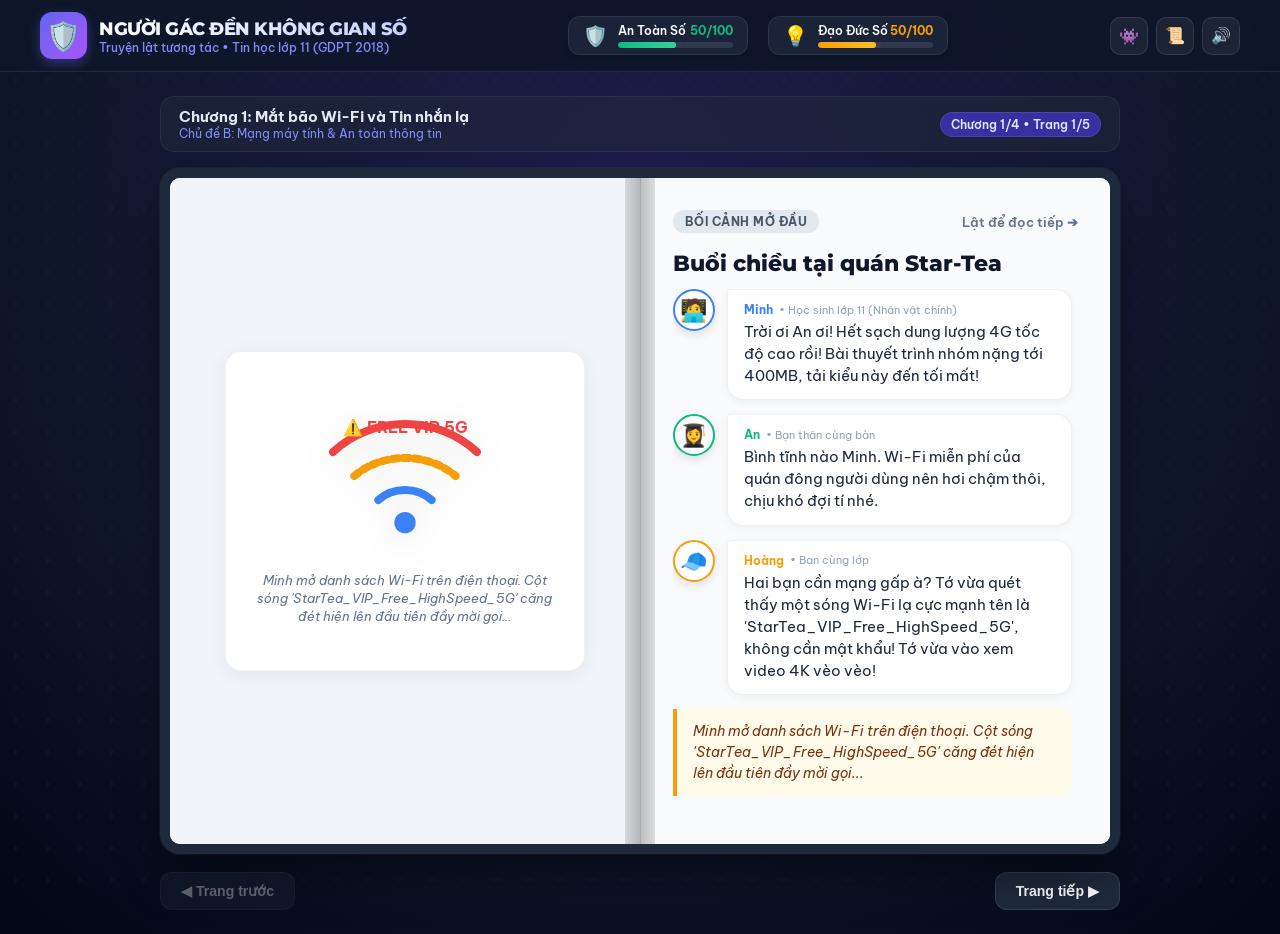
<file: 05_Web_Truyen_Tuong_Tac/index.html>
<!DOCTYPE html>
<html lang="vi">
<head>
    <meta charset="UTF-8">
    <meta name="viewport" content="width=device-width, initial-scale=1.0">
    <title>Người Gác Đền Không Gian Số - Truyện Tương Tác Lớp 11</title>
    <meta name="description" content="Trang web truyện lật tương tác phân nhánh giáo dục An toàn thông tin và Đạo đức số cho học sinh lớp 11 - Chương trình GDPT 2018.">
    <link rel="stylesheet" href="css/style.css">
    <!-- Favicon SVG -->
    <link rel="icon" href="data:image/svg+xml,<svg xmlns='http://www.w3.org/2000/svg' viewBox='0 0 100 100'><text y='.9em' font-size='90'>🛡️</text></svg>">
</head>
<body>

    <!-- ========================================================
         HEADER & THANH CHỈ SỐ KÉP THỜI GIAN THỰC
         ======================================================== -->
    <header class="app-header">
        <div class="header-container">
            <div class="brand">
                <span class="brand-icon">🛡️</span>
                <div class="brand-text">
                    <h1>NGƯỜI GÁC ĐỀN KHÔNG GIAN SỐ</h1>
                    <p>Truyện lật tương tác • Tin học lớp 11 (GDPT 2018)</p>
                </div>
            </div>

            <!-- Bảng theo dõi 2 chỉ số an toàn & đạo đức -->
            <div class="metrics-dashboard">
                <!-- Chỉ số An toàn thông tin (CSS) -->
                <div class="metric-card" title="Chỉ số phản ánh kỹ năng bảo mật, mật khẩu, 2FA và phòng vệ mạng">
                    <span class="metric-icon">🛡️</span>
                    <div class="metric-info">
                        <div class="metric-label-row">
                            <span>An Toàn Số</span>
                            <span class="metric-value safe-color" id="cssValue">50/100</span>
                        </div>
                        <div class="progress-track">
                            <div class="progress-fill safe-fill" id="cssProgress" style="width: 50%;"></div>
                        </div>
                    </div>
                </div>

                <!-- Chỉ số Đạo đức số & Khám phá (DES) -->
                <div class="metric-card" title="Chỉ số phản ánh tính liêm chính, tôn trọng bản quyền và ứng xử nhân văn">
                    <span class="metric-icon">💡</span>
                    <div class="metric-info">
                        <div class="metric-label-row">
                            <span>Đạo Đức Số</span>
                            <span class="metric-value explore-color" id="desValue">50/100</span>
                        </div>
                        <div class="progress-track">
                            <div class="progress-fill explore-fill" id="desProgress" style="width: 50%;"></div>
                        </div>
                    </div>
                </div>
            </div>

            <!-- Các nút tiện ích Header -->
            <div class="header-actions">
                <a href="pixel_art.html" class="btn-icon" title="Chuyển sang Chế độ Pixel Art 16-Bit" style="text-decoration: none;">👾</a>
                <button class="btn-icon" id="btnLog" title="Xem nhật ký các quyết định của bạn">📜</button>
                <button class="btn-icon" id="btnSound" title="Bật/Tắt âm thanh hiệu ứng">🔊</button>
            </div>
        </div>
    </header>

    <!-- ========================================================
         KHUNG CHÍNH CUỐN SÁCH LẬT TƯƠNG TÁC
         ======================================================== -->
    <main class="book-viewport">
        <!-- Thanh điều hướng thông tin Chương & Trang -->
        <div class="chapter-nav-bar">
            <div class="current-chapter-info">
                <h2 id="chapterTitle">Chương 1: Mắt bão Wi-Fi và Tin nhắn lạ</h2>
                <p id="chapterTopic">Chủ đề B: Mạng máy tính & An toàn thông tin</p>
            </div>
            <div class="page-counter-badge" id="pageCounterBadge">
                Chương 1/4 • Trang 1/5
            </div>
        </div>

        <!-- Sân khấu lật sách 3D -->
        <div class="book-stage">
            <div class="book-wrapper" id="bookWrapper">
                <!-- Bóng gáy sách ở giữa -->
                <div class="book-spine-shadow"></div>

                <div class="page-spread">
                    <!-- TRANG TRÁI: HÌNH ẢNH MINH HỌA NGHỆ THUẬT -->
                    <div class="page-side page-left">
                        <div class="illustration-container">
                            <div class="illustration-svg-wrap" id="illustrationSlot">
                                <!-- SVG được render động từ book.js -->
                            </div>
                            <div class="illustration-caption" id="illustrationCaption">
                                Minh họa tình huống học đường
                            </div>
                        </div>
                    </div>

                    <!-- TRANG PHẢI: DIỄN BIẾN TRUYỆN, ĐIỂM RẼ & PHẢN TƯ -->
                    <div class="page-side page-right">
                        <div class="page-header-row">
                            <span class="page-badge" id="pageBadgeText">Bối cảnh mở đầu</span>
                            <span class="page-number-label">Lật để đọc tiếp ➔</span>
                        </div>

                        <h3 class="page-title" id="pageTitle">Buổi chiều tại quán Star-Tea</h3>

                        <!-- Khu vực cuộn hiển thị thoại nhân vật -->
                        <div class="story-scroll-area">
                            <div class="dialogue-stream" id="dialogueStream">
                                <!-- Lời thoại nhân vật render động -->
                            </div>

                            <!-- Lời dẫn tự sự -->
                            <div class="narration-box" id="narrationBox" style="display: none;">
                                <span id="narrationText"></span>
                            </div>

                            <!-- Khu vực Điểm rẽ tương tác (Hiển thị ở Trang 3) -->
                            <div id="decisionArea" style="display: none;">
                                <!-- Thẻ lựa chọn An toàn vs Khám phá -->
                            </div>

                            <!-- Khu vực Phản tư sư phạm (Hiển thị ở Trang 5 của Chương 1-3) -->
                            <div id="reflectionArea" style="display: none;">
                                <!-- Lời khuyên của CyberFox & Câu hỏi debriefing -->
                            </div>

                            <!-- Khu vực Màn hình Kết thúc (Hiển thị ở Trang 5 của Chương 4) -->
                            <div id="endingArea" style="display: none;">
                                <!-- Mở khóa 1 trong 4 Kết thúc đa chiều -->
                            </div>
                        </div>
                    </div>
                </div>
            </div>
        </div>

        <!-- Thanh điều khiển trang bên dưới cuốn sách -->
        <div class="bottom-controls-bar">
            <button class="btn-nav" id="btnPrev" title="Quay lại trang trước (Phím mũi tên Trái)">
                ◀ Trang trước
            </button>

            <!-- Nút Tua lại: Thử lựa chọn khác khi đang ở Trang hệ quả -->
            <button class="btn-nav btn-replay" id="btnReplay" style="display: none;" title="Thử nghiệm lựa chọn nhánh khác">
                🔄 Thử lựa chọn khác (Replay)
            </button>

            <button class="btn-nav" id="btnNext" title="Lật sang trang tiếp (Phím mũi tên Phải)">
                Trang tiếp ▶
            </button>
        </div>
    </main>

    <!-- ========================================================
         MODAL NHẬT KÝ QUYẾT ĐỊNH (DECISION LOG)
         ======================================================== -->
    <div class="modal-overlay" id="modalLog">
        <div class="modal-box">
            <div class="modal-header">
                <h3>📜 Nhật Ký Quyết Định Của Bạn</h3>
                <button class="btn-icon" id="btnCloseModal">✕</button>
            </div>
            <div class="modal-body" id="modalLogContent">
                <!-- Danh sách các mốc lựa chọn đã chọn -->
            </div>
        </div>
    </div>

    <!-- Nạp dữ liệu kịch bản và Engine tương tác -->
    <script src="js/story_data.js"></script>
    <script src="js/book.js"></script>
</body>
</html>
</file>
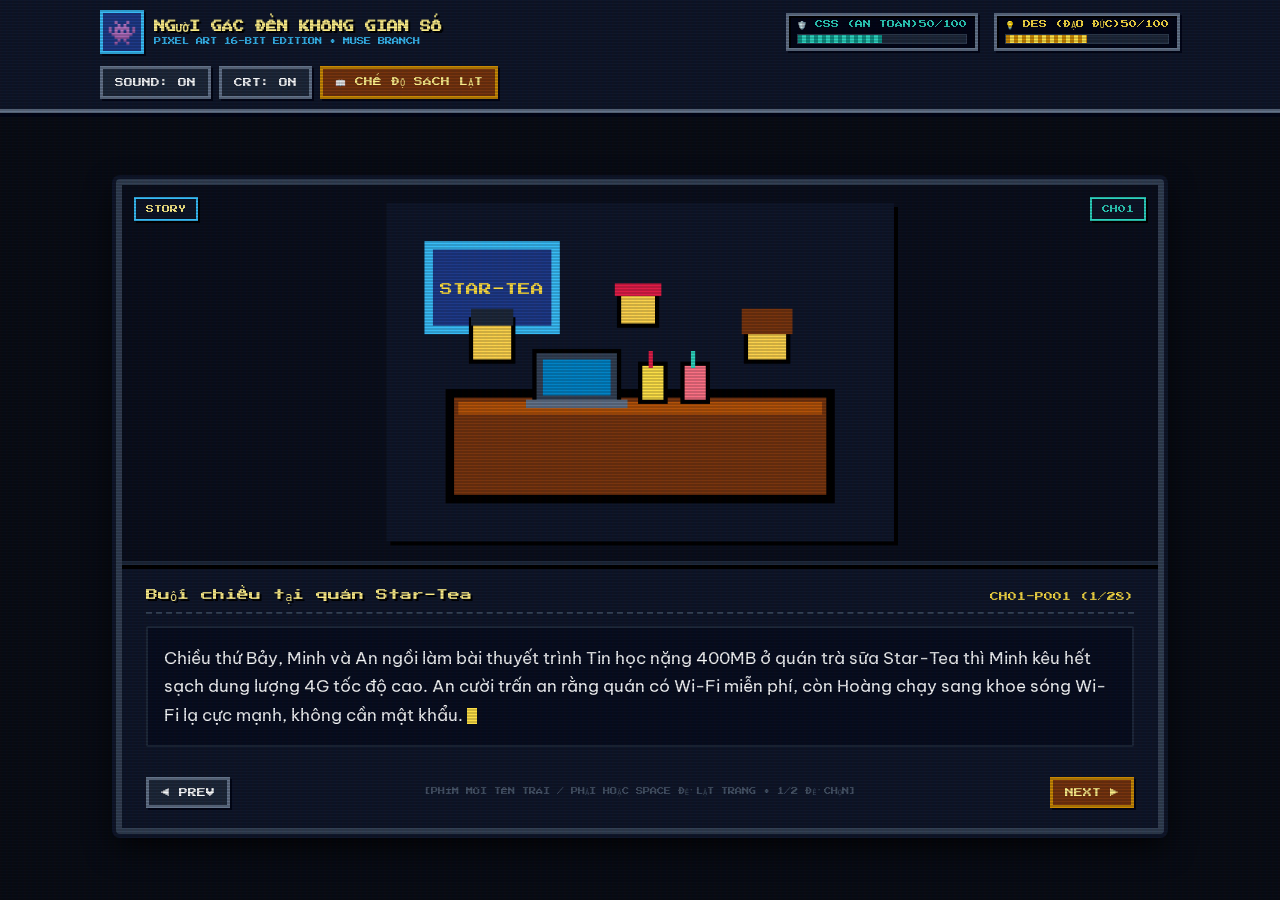
<file: 05_Web_Truyen_Tuong_Tac/pixel_art.html>
<!DOCTYPE html>
<html lang="vi">
<head>
    <meta charset="UTF-8">
    <meta name="viewport" content="width=device-width, initial-scale=1.0">
    <title>Người Gác Đền Không Gian Số - Pixel Art 16-Bit Storybook</title>
    <meta name="description" content="Trình chiếu truyện tương tác phiên bản Pixel Art 16-bit chuẩn Storybook Muse - Nhánh muse/storybook-07-pixel-art.">
    <link rel="stylesheet" href="css/pixel_art.css">
    <!-- Favicon Pixel -->
    <link rel="icon" href="data:image/svg+xml,<svg xmlns='http://www.w3.org/2000/svg' viewBox='0 0 100 100'><text y='.9em' font-size='90'>🎮</text></svg>">
</head>
<body class="scanlines">

    <!-- ========================================================
         HUD BAR (GAME STATUS BAR PHONG CÁCH RPG 16-BIT)
         ======================================================== -->
    <header class="pixel-hud">
        <div class="hud-container">
            <div class="hud-title-wrap">
                <span class="hud-logo-icon">👾</span>
                <div>
                    <h1 class="hud-title">NGƯỜI GÁC ĐỀN KHÔNG GIAN SỐ</h1>
                    <p class="hud-subtitle">PIXEL ART 16-BIT EDITION • MUSE BRANCH</p>
                </div>
            </div>

            <!-- Đồng hồ đo chỉ số An toàn & Đạo đức -->
            <div class="hud-meters">
                <!-- Thanh CSS (Cyber Safety) -->
                <div class="hud-meter-box" title="Chỉ số An toàn thông tin">
                    <div class="meter-label">
                        <span class="label-css">🛡️ CSS (AN TOÀN)</span>
                        <span id="cssValue" class="label-css">50/100</span>
                    </div>
                    <div class="pixel-bar-track">
                        <div class="pixel-bar-fill fill-css" id="cssFill" style="width: 50%;"></div>
                    </div>
                </div>

                <!-- Thanh DES (Digital Ethics) -->
                <div class="hud-meter-box" title="Chỉ số Đạo đức số & Khám phá">
                    <div class="meter-label">
                        <span class="label-des">💡 DES (ĐẠO ĐỨC)</span>
                        <span id="desValue" class="label-des">50/100</span>
                    </div>
                    <div class="pixel-bar-track">
                        <div class="pixel-bar-fill fill-des" id="desFill" style="width: 50%;"></div>
                    </div>
                </div>
            </div>

            <!-- Các nút điều khiển Retro -->
            <div class="hud-controls">
                <button class="pixel-btn" id="btnSound">SOUND: ON</button>
                <button class="pixel-btn" id="btnScanlines">CRT: ON</button>
                <button class="pixel-btn pixel-btn-gold" id="btnSwitchStyle" title="Chuyển sang chế độ sách lật 3D hiện đại">📖 CHẾ ĐỘ SÁCH LẬT</button>
            </div>
        </div>
    </header>

    <!-- ========================================================
         KHUNG TRÌNH CHIẾU ARCADE SCREEN CABINET
         ======================================================== -->
    <main class="game-viewport">
        <div class="arcade-screen-frame">
            <!-- Nửa trên: Tranh Pixel Art 16-bit -->
            <div class="pixel-canvas-stage">
                <div class="scene-tag-badge" id="sceneBadge">STORY</div>
                <div class="scene-location-badge" id="locationBadge">CH01</div>
                
                <div class="pixel-illustration-box" id="pixelCanvasSlot">
                    <!-- Tranh vẽ Pixel Art 16-bit SVG render động -->
                </div>
            </div>

            <!-- Nửa dưới: Hộp thoại Visual Novel RPG -->
            <div class="pixel-dialogue-panel">
                <div class="dialogue-header-row">
                    <span class="dialogue-speaker" id="speakerName">Buổi chiều tại quán Star-Tea</span>
                    <span class="dialogue-page-id" id="pageIdText">CH01-P001 (1/28)</span>
                </div>

                <!-- Đoạn lời dẫn chuẩn 35-65 từ của Storybook -->
                <div class="dialogue-text-body" id="dialogueText">
                    Đang tải cốt truyện Pixel Art...
                </div>

                <!-- Bảng lựa chọn tương tác nhánh (Chỉ hiện ở trang Decision) -->
                <div class="decision-panel" id="decisionPanel" style="display: none;">
                    <!-- Nạp động câu hỏi và 2 lựa chọn SAFE / EXPLORE -->
                </div>

                <!-- Thanh điều hướng dưới cùng của Hộp thoại -->
                <div class="bottom-nav-bar">
                    <button class="pixel-btn" id="btnPrev">◀ PREV</button>
                    <span class="nav-hint-text">[PHÍM MŨI TÊN TRÁI / PHẢI HOẶC SPACE ĐỂ LẬT TRANG • 1/2 ĐỂ CHỌN]</span>
                    <button class="pixel-btn pixel-btn-gold" id="btnNext">NEXT ▶</button>
                </div>
            </div>
        </div>
    </main>

    <!-- Nạp dữ liệu 28 trang Storybook và Engine Pixel Art -->
    <script src="js/pixel_story_data.js"></script>
    <script src="js/pixel_art_engine.js"></script>
</body>
</html>
</file>
<file: 05_Web_Truyen_Tuong_Tac/css/style.css>
/* ========================================================
   GIAO DIỆN WEB TRUYỆN LẬT TƯƠNG TÁC
   NGƯỜI GÁC ĐỀN KHÔNG GIAN SỐ
   Học sinh lớp 11 - Chủ đề B & D môn Tin học GDPT 2018
   ======================================================== */

@import url('https://fonts.googleapis.com/css2?family=Be+Vietnam+Pro:ital,wght@0,300;0,400;0,500;0,600;0,700;0,800;1,400&family=Montserrat:wght@700;800;900&display=swap');

:root {
    --primary: #4f46e5;
    --primary-light: #818cf8;
    --primary-dark: #3730a3;
    --safe: #10b981;
    --safe-glow: rgba(16, 185, 129, 0.35);
    --risk: #f59e0b;
    --risk-danger: #ef4444;
    --risk-glow: rgba(245, 158, 11, 0.35);
    --bg-dark: #0f172a;
    --bg-card: #1e293b;
    --bg-page: #f8fafc;
    --bg-page-alt: #f1f5f9;
    --text-dark: #0f172a;
    --text-muted: #64748b;
    --text-light: #f8fafc;
    --book-shadow: 0 25px 50px -12px rgba(0, 0, 0, 0.5), 0 0 0 1px rgba(255, 255, 255, 0.05);
    --page-shadow: 0 10px 25px rgba(0, 0, 0, 0.08);
    --border-radius: 16px;
    --transition: all 0.35s cubic-bezier(0.4, 0, 0.2, 1);
}

* {
    box-sizing: border-box;
    margin: 0;
    padding: 0;
}

body {
    font-family: 'Be Vietnam Pro', -apple-system, BlinkMacSystemFont, sans-serif;
    background: radial-gradient(circle at 50% 20%, #1e1b4b 0%, #0f172a 60%, #020617 100%);
    color: var(--text-light);
    min-height: 100vh;
    display: flex;
    flex-direction: column;
    overflow-x: hidden;
    position: relative;
}

/* Hiệu ứng hạt bụi số mờ ảo phía nền */
body::before {
    content: '';
    position: fixed;
    top: 0;
    left: 0;
    width: 100%;
    height: 100%;
    background-image: radial-gradient(rgba(99, 102, 241, 0.15) 1px, transparent 1px);
    background-size: 32px 32px;
    pointer-events: none;
    z-index: 0;
}

/* ========================================================
   HEADER & THANH CHỈ SỐ KÉP
   ======================================================== */
header.app-header {
    position: sticky;
    top: 0;
    background: rgba(15, 23, 42, 0.85);
    backdrop-filter: blur(12px);
    border-bottom: 1px solid rgba(255, 255, 255, 0.08);
    z-index: 100;
    padding: 12px 24px;
}

.header-container {
    max-width: 1200px;
    margin: 0 auto;
    display: flex;
    align-items: center;
    justify-content: space-between;
    gap: 16px;
    flex-wrap: wrap;
}

.brand {
    display: flex;
    align-items: center;
    gap: 12px;
}

.brand-icon {
    font-size: 28px;
    background: linear-gradient(135deg, #6366f1, #a855f7);
    padding: 6px;
    border-radius: 12px;
    display: inline-flex;
    box-shadow: 0 4px 12px rgba(99, 102, 241, 0.4);
}

.brand-text h1 {
    font-family: 'Montserrat', sans-serif;
    font-size: 1.15rem;
    font-weight: 800;
    letter-spacing: -0.5px;
    background: linear-gradient(90deg, #ffffff, #c7d2fe);
    -webkit-background-clip: text;
    -webkit-text-fill-color: transparent;
}

.brand-text p {
    font-size: 0.75rem;
    color: var(--primary-light);
    font-weight: 500;
}

/* Khu vực hiển thị 2 thanh điểm số thời gian thực */
.metrics-dashboard {
    display: flex;
    align-items: center;
    gap: 20px;
}

.metric-card {
    background: rgba(30, 41, 59, 0.8);
    border: 1px solid rgba(255, 255, 255, 0.08);
    border-radius: 12px;
    padding: 6px 14px;
    display: flex;
    align-items: center;
    gap: 10px;
    min-width: 180px;
    box-shadow: 0 4px 12px rgba(0, 0, 0, 0.2);
}

.metric-icon {
    font-size: 20px;
}

.metric-info {
    flex: 1;
}

.metric-label-row {
    display: flex;
    justify-content: space-between;
    font-size: 0.75rem;
    font-weight: 600;
    margin-bottom: 4px;
}

.metric-value {
    font-weight: 700;
}

.safe-color { color: var(--safe); }
.explore-color { color: var(--risk); }

.progress-track {
    height: 6px;
    background: rgba(255, 255, 255, 0.1);
    border-radius: 999px;
    overflow: hidden;
    position: relative;
}

.progress-fill {
    height: 100%;
    border-radius: 999px;
    transition: width 0.6s cubic-bezier(0.34, 1.56, 0.64, 1);
}

.safe-fill {
    background: linear-gradient(90deg, #10b981, #34d399);
    box-shadow: 0 0 10px var(--safe-glow);
}

.explore-fill {
    background: linear-gradient(90deg, #f59e0b, #fbbf24);
    box-shadow: 0 0 10px var(--risk-glow);
}

.header-actions {
    display: flex;
    align-items: center;
    gap: 8px;
}

.btn-icon {
    background: rgba(255, 255, 255, 0.06);
    border: 1px solid rgba(255, 255, 255, 0.1);
    color: var(--text-light);
    width: 38px;
    height: 38px;
    border-radius: 10px;
    cursor: pointer;
    display: inline-flex;
    align-items: center;
    justify-content: center;
    font-size: 16px;
    transition: var(--transition);
}

.btn-icon:hover {
    background: rgba(255, 255, 255, 0.15);
    transform: translateY(-1px);
}

/* ========================================================
   MAIN CONTENT & KHUNG SÁCH LẬT 3D
   ======================================================== */
main.book-viewport {
    flex: 1;
    display: flex;
    flex-direction: column;
    align-items: center;
    justify-content: center;
    padding: 24px 16px;
    position: relative;
    z-index: 1;
}

/* Thanh tiến trình đọc toàn tập */
.chapter-nav-bar {
    max-width: 960px;
    width: 100%;
    margin-bottom: 16px;
    display: flex;
    align-items: center;
    justify-content: space-between;
    background: rgba(30, 41, 59, 0.6);
    border: 1px solid rgba(255, 255, 255, 0.06);
    padding: 10px 18px;
    border-radius: 14px;
}

.current-chapter-info h2 {
    font-size: 0.95rem;
    font-weight: 700;
    color: #e2e8f0;
}

.current-chapter-info p {
    font-size: 0.75rem;
    color: var(--primary-light);
}

.page-counter-badge {
    background: var(--primary-dark);
    color: #e0e7ff;
    padding: 4px 10px;
    border-radius: 20px;
    font-size: 0.75rem;
    font-weight: 600;
    border: 1px solid rgba(255, 255, 255, 0.1);
}

/* ========================================================
   CUỐN SÁCH LẬT 3D (FLIPBOOK STAGE)
   ======================================================== */
.book-stage {
    perspective: 2000px;
    max-width: 960px;
    width: 100%;
    min-height: 580px;
    display: flex;
    position: relative;
}

.book-wrapper {
    width: 100%;
    background: var(--bg-page);
    border-radius: 20px;
    box-shadow: var(--book-shadow);
    display: flex;
    overflow: hidden;
    position: relative;
    border: 10px solid #1e293b;
    transition: transform 0.6s cubic-bezier(0.2, 0.8, 0.2, 1);
}

/* Hiệu ứng gáy sách giữa 2 trang */
.book-spine-shadow {
    position: absolute;
    top: 0;
    bottom: 0;
    left: 50%;
    width: 30px;
    transform: translateX(-50%);
    background: linear-gradient(90deg, 
        rgba(0,0,0,0.12) 0%, 
        rgba(0,0,0,0.25) 50%, 
        rgba(0,0,0,0.12) 100%);
    pointer-events: none;
    z-index: 10;
}

/* Chia đôi 2 trang: Trang trái (Hình ảnh minh họa) & Trang phải (Nội dung / Quyết định) */
.page-spread {
    display: flex;
    width: 100%;
    min-height: 560px;
}

.page-side {
    flex: 1;
    padding: 32px;
    display: flex;
    flex-direction: column;
    position: relative;
    color: var(--text-dark);
}

.page-left {
    background: var(--bg-page-alt);
    border-right: 1px solid rgba(0, 0, 0, 0.08);
    justify-content: center;
    align-items: center;
}

.page-right {
    background: var(--bg-page);
    justify-content: space-between;
}

/* Header của từng trang */
.page-header-row {
    display: flex;
    align-items: center;
    justify-content: space-between;
    margin-bottom: 16px;
    width: 100%;
}

.page-badge {
    display: inline-block;
    padding: 4px 12px;
    border-radius: 999px;
    font-size: 0.72rem;
    font-weight: 700;
    text-transform: uppercase;
    letter-spacing: 0.5px;
    background: #e2e8f0;
    color: #475569;
}

.badge-safe {
    background: #d1fae5;
    color: #065f46;
}

.badge-explore {
    background: #fef3c7;
    color: #92400e;
}

.badge-reflection {
    background: #ede9fe;
    color: #5b21b6;
}

.page-number-label {
    font-size: 0.8rem;
    font-weight: 600;
    color: var(--text-muted);
}

.page-title {
    font-family: 'Montserrat', sans-serif;
    font-size: 1.35rem;
    font-weight: 800;
    color: #0f172a;
    line-height: 1.3;
    margin-bottom: 12px;
}

/* Khung hình ảnh minh họa vector sinh động ở trang trái */
.illustration-container {
    width: 100%;
    max-width: 360px;
    height: 320px;
    background: #ffffff;
    border-radius: 16px;
    box-shadow: 0 4px 20px rgba(0, 0, 0, 0.06);
    display: flex;
    flex-direction: column;
    align-items: center;
    justify-content: center;
    padding: 24px;
    text-align: center;
    border: 1px solid rgba(0, 0, 0, 0.05);
    position: relative;
    overflow: hidden;
}

.illustration-svg-wrap {
    width: 160px;
    height: 160px;
    margin-bottom: 16px;
    display: flex;
    align-items: center;
    justify-content: center;
}

.illustration-svg-wrap svg {
    width: 100%;
    height: 100%;
    filter: drop-shadow(0 8px 16px rgba(0, 0, 0, 0.1));
}

.illustration-caption {
    font-size: 0.8rem;
    color: var(--text-muted);
    font-style: italic;
    line-height: 1.4;
}

/* ========================================================
   HỘP THOẠI NHÂN VẬT & NỘI DUNG TỰ SỰ
   ======================================================== */
.story-scroll-area {
    flex: 1;
    overflow-y: auto;
    padding-right: 6px;
    margin-bottom: 16px;
}

.dialogue-stream {
    display: flex;
    flex-direction: column;
    gap: 14px;
}

.dialogue-item {
    display: flex;
    gap: 12px;
    align-items: flex-start;
}

.speaker-avatar {
    width: 42px;
    height: 42px;
    border-radius: 50%;
    background: #ffffff;
    box-shadow: 0 4px 10px rgba(0, 0, 0, 0.1);
    display: flex;
    align-items: center;
    justify-content: center;
    font-size: 22px;
    flex-shrink: 0;
    border: 2px solid transparent;
}

.dialogue-bubble {
    background: #ffffff;
    padding: 12px 16px;
    border-radius: 16px;
    border-top-left-radius: 4px;
    box-shadow: 0 2px 8px rgba(0, 0, 0, 0.05);
    flex: 1;
    position: relative;
    border: 1px solid rgba(0, 0, 0, 0.06);
}

.speaker-name {
    font-size: 0.78rem;
    font-weight: 700;
    margin-bottom: 4px;
    display: flex;
    align-items: center;
    gap: 6px;
}

.dialogue-text {
    font-size: 0.92rem;
    line-height: 1.5;
    color: #1e293b;
}

.narration-box {
    background: #fffbeb;
    border-left: 4px solid #f59e0b;
    padding: 12px 16px;
    border-radius: 0 12px 12px 0;
    font-size: 0.88rem;
    font-style: italic;
    color: #78350f;
    margin-top: 14px;
    line-height: 1.5;
}

/* ========================================================
   KHU VỰC ĐIỂM RẼ TƯƠNG TÁC (DECISION CARDS)
   ======================================================== */
.decision-container {
    display: flex;
    flex-direction: column;
    gap: 16px;
    margin: 12px 0;
}

.decision-prompt-title {
    font-size: 1rem;
    font-weight: 700;
    color: #0f172a;
    line-height: 1.4;
}

.decision-cards-grid {
    display: grid;
    grid-template-columns: 1fr;
    gap: 14px;
}

.decision-card {
    background: #ffffff;
    border: 2px solid #e2e8f0;
    border-radius: 16px;
    padding: 16px;
    cursor: pointer;
    transition: var(--transition);
    position: relative;
    text-align: left;
    display: flex;
    flex-direction: column;
    gap: 8px;
}

.decision-card:hover {
    transform: translateY(-3px);
    box-shadow: 0 10px 25px rgba(0, 0, 0, 0.1);
}

.card-safe {
    border-color: #a7f3d0;
}
.card-safe:hover {
    border-color: var(--safe);
    box-shadow: 0 10px 25px var(--safe-glow);
}

.card-explore {
    border-color: #fde68a;
}
.card-explore:hover {
    border-color: var(--risk);
    box-shadow: 0 10px 25px var(--risk-glow);
}

.card-tag {
    font-size: 0.75rem;
    font-weight: 800;
    text-transform: uppercase;
    letter-spacing: 0.5px;
    display: flex;
    align-items: center;
    gap: 6px;
}

.card-title {
    font-size: 0.95rem;
    font-weight: 700;
    color: #0f172a;
}

.card-desc {
    font-size: 0.82rem;
    color: var(--text-muted);
    line-height: 1.4;
}

.card-footer {
    display: flex;
    justify-content: space-between;
    align-items: center;
    margin-top: 6px;
    padding-top: 8px;
    border-top: 1px dashed #e2e8f0;
}

.score-badge-preview {
    font-size: 0.75rem;
    font-weight: 700;
    padding: 2px 8px;
    border-radius: 6px;
    background: #f1f5f9;
}

.btn-choose {
    background: var(--primary);
    color: #ffffff;
    border: none;
    padding: 6px 14px;
    border-radius: 8px;
    font-size: 0.78rem;
    font-weight: 700;
    cursor: pointer;
    transition: var(--transition);
}

.card-safe .btn-choose {
    background: var(--safe);
}
.card-explore .btn-choose {
    background: var(--risk);
}

/* ========================================================
   GÓC PHẢN TƯ VÀ CỐ VẤN CYBERFOX (REFLECTION STAGE)
   ======================================================== */
.reflection-box {
    background: #f5f3ff;
    border: 2px solid #ddd6fe;
    border-radius: 16px;
    padding: 18px;
    margin: 12px 0;
}

.reflection-title {
    font-size: 0.95rem;
    font-weight: 800;
    color: #5b21b6;
    margin-bottom: 10px;
    display: flex;
    align-items: center;
    gap: 8px;
}

.key-points-list {
    list-style: none;
    display: flex;
    flex-direction: column;
    gap: 8px;
    margin-bottom: 14px;
}

.key-points-list li {
    font-size: 0.85rem;
    line-height: 1.45;
    color: #334155;
    display: flex;
    gap: 8px;
}

.key-points-list li::before {
    content: "✓";
    color: #7c3aed;
    font-weight: 800;
}

.reflection-question-box {
    background: #ffffff;
    border-left: 4px solid #7c3aed;
    padding: 12px 14px;
    border-radius: 0 10px 10px 0;
    font-size: 0.88rem;
    font-weight: 600;
    color: #4c1d95;
    line-height: 1.45;
}

/* ========================================================
   MÀN HÌNH TỔNG KẾT & KẾT THÚC (FINAL ENDINGS)
   ======================================================== */
.ending-card-full {
    background: #ffffff;
    border-radius: 20px;
    padding: 28px;
    text-align: center;
    display: flex;
    flex-direction: column;
    align-items: center;
    gap: 16px;
    box-shadow: 0 10px 30px rgba(0, 0, 0, 0.1);
}

.ending-icon-badge {
    font-size: 64px;
    animation: bounce 1.5s infinite;
}

@keyframes bounce {
    0%, 100% { transform: translateY(0); }
    50% { transform: translateY(-10px); }
}

.ending-badge-tag {
    font-size: 0.85rem;
    font-weight: 800;
    padding: 4px 14px;
    border-radius: 999px;
    color: #ffffff;
    letter-spacing: 0.5px;
}

.ending-title {
    font-family: 'Montserrat', sans-serif;
    font-size: 1.5rem;
    font-weight: 900;
    color: #0f172a;
}

.ending-summary {
    font-size: 0.92rem;
    line-height: 1.6;
    color: #334155;
    max-width: 500px;
}

.ending-advice-box {
    background: #f8fafc;
    border: 1px dashed #cbd5e1;
    border-radius: 12px;
    padding: 12px 18px;
    font-size: 0.85rem;
    color: var(--text-muted);
    font-style: italic;
}

.final-scores-row {
    display: flex;
    gap: 20px;
    margin: 8px 0;
}

.final-score-pill {
    padding: 8px 16px;
    border-radius: 12px;
    font-weight: 700;
    font-size: 0.9rem;
    background: #f1f5f9;
}

/* ========================================================
   THANH ĐIỀU KHIỂN DƯỚI (PAGE CONTROLS BAR)
   ======================================================== */
.bottom-controls-bar {
    max-width: 960px;
    width: 100%;
    margin-top: 18px;
    display: flex;
    align-items: center;
    justify-content: space-between;
    gap: 12px;
}

.btn-nav {
    background: var(--bg-card);
    color: var(--text-light);
    border: 1px solid rgba(255, 255, 255, 0.1);
    padding: 10px 20px;
    border-radius: 12px;
    font-size: 0.88rem;
    font-weight: 700;
    cursor: pointer;
    display: inline-flex;
    align-items: center;
    gap: 8px;
    transition: var(--transition);
}

.btn-nav:hover:not(:disabled) {
    background: var(--primary);
    border-color: var(--primary-light);
    transform: translateY(-2px);
    box-shadow: 0 8px 20px rgba(79, 70, 229, 0.3);
}

.btn-nav:disabled {
    opacity: 0.35;
    cursor: not-allowed;
}

.btn-replay {
    background: rgba(245, 158, 11, 0.15);
    border: 1px solid #f59e0b;
    color: #fbbf24;
}

.btn-replay:hover {
    background: #f59e0b;
    color: #0f172a;
}

/* ========================================================
   MODAL NHẬT KÝ QUYẾT ĐỊNH (DECISION LOG MODAL)
   ======================================================== */
.modal-overlay {
    position: fixed;
    top: 0;
    left: 0;
    width: 100%;
    height: 100%;
    background: rgba(0, 0, 0, 0.7);
    backdrop-filter: blur(6px);
    display: none;
    align-items: center;
    justify-content: center;
    z-index: 1000;
    padding: 16px;
}

.modal-overlay.active {
    display: flex;
}

.modal-box {
    background: var(--bg-card);
    border: 1px solid rgba(255, 255, 255, 0.1);
    border-radius: 20px;
    max-width: 600px;
    width: 100%;
    max-height: 80vh;
    display: flex;
    flex-direction: column;
    overflow: hidden;
    box-shadow: 0 25px 50px rgba(0, 0, 0, 0.5);
}

.modal-header {
    padding: 18px 24px;
    border-bottom: 1px solid rgba(255, 255, 255, 0.08);
    display: flex;
    align-items: center;
    justify-content: space-between;
}

.modal-header h3 {
    font-size: 1.1rem;
    font-weight: 800;
    color: #ffffff;
}

.modal-body {
    padding: 24px;
    overflow-y: auto;
    display: flex;
    flex-direction: column;
    gap: 16px;
}

.log-item {
    background: rgba(15, 23, 42, 0.6);
    border: 1px solid rgba(255, 255, 255, 0.06);
    border-radius: 12px;
    padding: 14px;
}

.log-header {
    display: flex;
    justify-content: space-between;
    font-size: 0.8rem;
    font-weight: 700;
    margin-bottom: 6px;
    color: var(--primary-light);
}

.log-title {
    font-size: 0.92rem;
    font-weight: 600;
    color: #ffffff;
}

.log-scores {
    margin-top: 6px;
    font-size: 0.78rem;
}

/* ========================================================
   ANIMATION LẬT TRANG SÁCH 3D
   ======================================================== */
.book-flipping-next {
    animation: flipNextAnim 0.6s cubic-bezier(0.4, 0, 0.2, 1) forwards;
}

.book-flipping-prev {
    animation: flipPrevAnim 0.6s cubic-bezier(0.4, 0, 0.2, 1) forwards;
}

@keyframes flipNextAnim {
    0% { transform: rotateY(0deg); opacity: 1; }
    50% { transform: rotateY(-15deg) scale(0.98); opacity: 0.8; }
    100% { transform: rotateY(0deg); opacity: 1; }
}

@keyframes flipPrevAnim {
    0% { transform: rotateY(0deg); opacity: 1; }
    50% { transform: rotateY(15deg) scale(0.98); opacity: 0.8; }
    100% { transform: rotateY(0deg); opacity: 1; }
}

/* ========================================================
   RESPONSIVE DESIGN (TABLET & MOBILE)
   ======================================================== */
@media (max-width: 860px) {
    .page-spread {
        flex-direction: column;
    }

    .page-side {
        padding: 20px;
    }

    .page-left {
        min-height: 220px;
        border-right: none;
        border-bottom: 1px solid rgba(0, 0, 0, 0.08);
    }

    .illustration-container {
        height: 180px;
    }

    .illustration-svg-wrap {
        width: 100px;
        height: 100px;
        margin-bottom: 8px;
    }

    .book-spine-shadow {
        display: none;
    }

    .metrics-dashboard {
        width: 100%;
        justify-content: space-between;
    }

    .metric-card {
        min-width: 140px;
        padding: 6px 10px;
    }
}
</file>
<file: 05_Web_Truyen_Tuong_Tac/css/pixel_art.css>
/* ========================================================
   GIAO DIỆN PIXEL ART 16-BIT RETRO VISUAL NOVEL
   NHÁNH: muse/storybook-07-pixel-art
   Truyện: Người Gác Đền Không Gian Số
   Bảng màu 16-32 màu: Navy, Blue, Teal, Coral, Vàng, Cream
   ======================================================== */

@import url('https://fonts.googleapis.com/css2?family=Press+Start+2P&family=Be+Vietnam+Pro:wght@400;600;700;800&family=VT323&display=swap');

:root {
    /* 16-bit Retro Color Palette */
    --pixel-bg-deep: #090d16;
    --pixel-navy: #0f172a;
    --pixel-blue: #1e3a8a;
    --pixel-blue-light: #38bdf8;
    --pixel-teal: #0d9488;
    --pixel-teal-light: #2dd4bf;
    --pixel-coral: #e11d48;
    --pixel-coral-light: #fb7185;
    --pixel-gold: #ca8a04;
    --pixel-gold-light: #fde047;
    --pixel-cream: #fef08a;
    --pixel-white: #f8fafc;
    --pixel-gray: #475569;
    --pixel-border: #64748b;
    --pixel-shadow: #020617;
}

* {
    box-sizing: border-box;
    margin: 0;
    padding: 0;
    image-rendering: pixelated;
}

body {
    background-color: var(--pixel-bg-deep);
    color: var(--pixel-white);
    font-family: 'Be Vietnam Pro', -apple-system, sans-serif;
    min-height: 100vh;
    display: flex;
    flex-direction: column;
    overflow-x: hidden;
    position: relative;
}

/* Hiệu ứng CRT Scanline Retro */
body.scanlines::after {
    content: " ";
    display: block;
    position: fixed;
    top: 0; left: 0; bottom: 0; right: 0;
    background: linear-gradient(rgba(18, 16, 16, 0) 50%, rgba(0, 0, 0, 0.25) 50%), linear-gradient(90deg, rgba(255, 0, 0, 0.03), rgba(0, 255, 0, 0.01), rgba(0, 0, 255, 0.03));
    z-index: 999;
    background-size: 100% 3px, 6px 100%;
    pointer-events: none;
    opacity: 0.7;
}

/* ========================================================
   TOP HUD BAR (GAME STATUS BAR)
   ======================================================== */
.pixel-hud {
    background: var(--pixel-navy);
    border-bottom: 4px solid var(--pixel-border);
    box-shadow: 0 4px 0 var(--pixel-shadow);
    padding: 10px 16px;
    position: sticky;
    top: 0;
    z-index: 100;
}

.hud-container {
    max-width: 1080px;
    margin: 0 auto;
    display: flex;
    align-items: center;
    justify-content: space-between;
    gap: 12px;
    flex-wrap: wrap;
}

.hud-title-wrap {
    display: flex;
    align-items: center;
    gap: 10px;
}

.hud-logo-icon {
    font-size: 24px;
    background: var(--pixel-blue);
    border: 3px solid var(--pixel-blue-light);
    box-shadow: 2px 2px 0 var(--pixel-shadow);
    padding: 4px;
    display: inline-block;
}

.hud-title {
    font-family: 'Press Start 2P', monospace;
    font-size: 0.7rem;
    color: var(--pixel-cream);
    text-shadow: 2px 2px 0 #000;
    line-height: 1.4;
}

.hud-subtitle {
    font-family: 'Press Start 2P', monospace;
    font-size: 0.45rem;
    color: var(--pixel-blue-light);
    margin-top: 4px;
}

/* Thanh điểm HP / MP Style */
.hud-meters {
    display: flex;
    gap: 16px;
}

.hud-meter-box {
    background: #020617;
    border: 3px solid var(--pixel-border);
    box-shadow: inset 2px 2px 0 #000, 2px 2px 0 var(--pixel-shadow);
    padding: 4px 8px;
    min-width: 170px;
}

.meter-label {
    display: flex;
    justify-content: space-between;
    font-family: 'Press Start 2P', monospace;
    font-size: 0.5rem;
    margin-bottom: 4px;
}

.label-css { color: var(--pixel-teal-light); }
.label-des { color: var(--pixel-gold-light); }

.pixel-bar-track {
    height: 10px;
    background: #1e293b;
    border: 1px solid #334155;
    position: relative;
    overflow: hidden;
}

.pixel-bar-fill {
    height: 100%;
    transition: width 0.4s steps(20);
}

.fill-css {
    background: repeating-linear-gradient(90deg, var(--pixel-teal), var(--pixel-teal) 4px, var(--pixel-teal-light) 4px, var(--pixel-teal-light) 8px);
}

.fill-des {
    background: repeating-linear-gradient(90deg, var(--pixel-gold), var(--pixel-gold) 4px, var(--pixel-gold-light) 4px, var(--pixel-gold-light) 8px);
}

.hud-controls {
    display: flex;
    gap: 8px;
}

.pixel-btn {
    font-family: 'Press Start 2P', monospace;
    font-size: 0.55rem;
    padding: 8px 12px;
    background: #1e293b;
    color: var(--pixel-white);
    border: 3px solid var(--pixel-border);
    box-shadow: 2px 2px 0 var(--pixel-shadow);
    cursor: pointer;
    transition: all 0.1s;
    text-transform: uppercase;
}

.pixel-btn:hover {
    background: var(--pixel-blue);
    border-color: var(--pixel-blue-light);
    transform: translate(-1px, -1px);
    box-shadow: 3px 3px 0 var(--pixel-shadow);
}

.pixel-btn:active {
    transform: translate(1px, 1px);
    box-shadow: 1px 1px 0 var(--pixel-shadow);
}

.pixel-btn-gold {
    background: #78350f;
    border-color: var(--pixel-gold);
    color: var(--pixel-cream);
}
.pixel-btn-gold:hover {
    background: var(--pixel-gold);
    color: #000;
}

/* ========================================================
   MAIN GAME STAGE (ARCADE CABINET CONTAINER)
   ======================================================== */
.game-viewport {
    flex: 1;
    display: flex;
    flex-direction: column;
    align-items: center;
    justify-content: center;
    padding: 20px 16px;
    max-width: 1080px;
    margin: 0 auto;
    width: 100%;
}

.arcade-screen-frame {
    background: #020617;
    border: 6px solid #334155;
    box-shadow: 0 0 0 4px #0f172a, 0 12px 30px rgba(0, 0, 0, 0.8);
    border-radius: 4px;
    width: 100%;
    display: flex;
    flex-direction: column;
    overflow: hidden;
    position: relative;
}

/* Màn hình trên: Tranh Pixel Art 16-bit */
.pixel-canvas-stage {
    background: #0a0f1d;
    height: 380px;
    display: flex;
    align-items: center;
    justify-content: center;
    position: relative;
    border-bottom: 4px solid #1e293b;
    overflow: hidden;
}

.pixel-illustration-box {
    width: 100%;
    height: 100%;
    display: flex;
    align-items: center;
    justify-content: center;
    position: relative;
}

.pixel-illustration-box svg {
    max-width: 90%;
    max-height: 90%;
    filter: drop-shadow(4px 4px 0 #000);
}

.scene-tag-badge {
    position: absolute;
    top: 12px;
    left: 12px;
    background: rgba(15, 23, 42, 0.9);
    border: 2px solid var(--pixel-blue-light);
    color: var(--pixel-cream);
    font-family: 'Press Start 2P', monospace;
    font-size: 0.5rem;
    padding: 6px 10px;
    box-shadow: 2px 2px 0 #000;
}

.scene-location-badge {
    position: absolute;
    top: 12px;
    right: 12px;
    background: rgba(15, 23, 42, 0.9);
    border: 2px solid var(--pixel-teal-light);
    color: var(--pixel-teal-light);
    font-family: 'Press Start 2P', monospace;
    font-size: 0.5rem;
    padding: 6px 10px;
    box-shadow: 2px 2px 0 #000;
}

/* Màn hình dưới: Hộp thoại Visual Novel RPG */
.pixel-dialogue-panel {
    background: var(--pixel-navy);
    border-top: 4px solid #000;
    padding: 20px 24px;
    min-height: 240px;
    display: flex;
    flex-direction: column;
    justify-content: space-between;
    position: relative;
}

.dialogue-header-row {
    display: flex;
    align-items: center;
    justify-content: space-between;
    margin-bottom: 12px;
    border-bottom: 2px dashed #334155;
    padding-bottom: 8px;
}

.dialogue-speaker {
    font-family: 'Press Start 2P', monospace;
    font-size: 0.75rem;
    color: var(--pixel-cream);
    text-shadow: 2px 2px 0 #000;
}

.dialogue-page-id {
    font-family: 'Press Start 2P', monospace;
    font-size: 0.55rem;
    color: var(--pixel-gold-light);
}

.dialogue-text-body {
    font-size: 1.05rem;
    line-height: 1.7;
    color: var(--pixel-white);
    background: rgba(2, 6, 23, 0.5);
    border: 2px solid #1e293b;
    padding: 16px;
    border-radius: 2px;
    min-height: 90px;
    margin-bottom: 14px;
    position: relative;
}

/* Nháy con trỏ Pixel RPG */
.dialogue-cursor {
    display: inline-block;
    width: 10px;
    height: 16px;
    background: var(--pixel-gold-light);
    margin-left: 4px;
    vertical-align: middle;
    animation: blink 0.7s infinite;
}

@keyframes blink {
    0%, 100% { opacity: 1; }
    50% { opacity: 0; }
}

/* ========================================================
   DECISION MENU (RPG ACTION CHOICES)
   ======================================================== */
.decision-panel {
    display: flex;
    flex-direction: column;
    gap: 12px;
    margin-top: 10px;
}

.decision-question-text {
    font-family: 'Press Start 2P', monospace;
    font-size: 0.65rem;
    color: var(--pixel-gold-light);
    line-height: 1.5;
    margin-bottom: 6px;
}

.choice-option-row {
    display: flex;
    flex-direction: column;
    gap: 10px;
}

.pixel-choice-btn {
    background: #0f172a;
    border: 3px solid var(--pixel-border);
    box-shadow: 3px 3px 0 #000;
    padding: 14px 16px;
    text-align: left;
    cursor: pointer;
    display: flex;
    align-items: flex-start;
    gap: 12px;
    transition: all 0.15s;
    color: #ffffff;
}

.pixel-choice-btn:hover {
    transform: translateX(4px);
}

.choice-btn-safe {
    border-color: var(--pixel-teal);
}
.choice-btn-safe:hover {
    background: #042f2e;
    border-color: var(--pixel-teal-light);
    box-shadow: 4px 4px 0 #0f766e;
}

.choice-btn-explore {
    border-color: var(--pixel-coral);
}
.choice-btn-explore:hover {
    background: #4c0519;
    border-color: var(--pixel-coral-light);
    box-shadow: 4px 4px 0 #be123c;
}

.choice-arrow {
    font-family: 'Press Start 2P', monospace;
    font-size: 0.8rem;
    color: var(--pixel-cream);
}

.choice-content {
    flex: 1;
}

.choice-title {
    font-family: 'Press Start 2P', monospace;
    font-size: 0.65rem;
    margin-bottom: 6px;
    line-height: 1.4;
}

.choice-btn-safe .choice-title { color: var(--pixel-teal-light); }
.choice-btn-explore .choice-title { color: var(--pixel-coral-light); }

.choice-desc {
    font-size: 0.88rem;
    color: #cbd5e1;
    line-height: 1.4;
}

.choice-badge-delta {
    font-family: 'Press Start 2P', monospace;
    font-size: 0.48rem;
    display: inline-block;
    margin-top: 6px;
    padding: 3px 6px;
    background: #000;
    border: 1px solid #475569;
}

/* ========================================================
   BOTTOM CONTROLLER BUTTONS
   ======================================================== */
.bottom-nav-bar {
    display: flex;
    justify-content: space-between;
    align-items: center;
    width: 100%;
    margin-top: 16px;
    gap: 12px;
}

.nav-hint-text {
    font-family: 'Press Start 2P', monospace;
    font-size: 0.45rem;
    color: var(--pixel-gray);
    text-align: center;
}

/* ========================================================
   MÀN HÌNH KẾT THÚC RANK S/A/B/C (ENDING SCREEN)
   ======================================================== */
.ending-box {
    text-align: center;
    padding: 20px;
    background: #090d16;
    border: 4px solid var(--pixel-gold);
    box-shadow: 0 0 20px rgba(202, 138, 4, 0.4);
}

.ending-rank-title {
    font-family: 'Press Start 2P', monospace;
    font-size: 1.1rem;
    color: var(--pixel-gold-light);
    margin-bottom: 14px;
    text-shadow: 3px 3px 0 #000;
}

.ending-badge-large {
    font-size: 48px;
    margin-bottom: 12px;
    display: inline-block;
    animation: float 2s infinite ease-in-out;
}

@keyframes float {
    0%, 100% { transform: translateY(0); }
    50% { transform: translateY(-8px); }
}

@media (max-width: 768px) {
    .pixel-canvas-stage {
        height: 240px;
    }
    .hud-title {
        font-size: 0.55rem;
    }
    .hud-meters {
        width: 100%;
        justify-content: space-between;
    }
    .hud-meter-box {
        min-width: 130px;
    }
}
</file>
